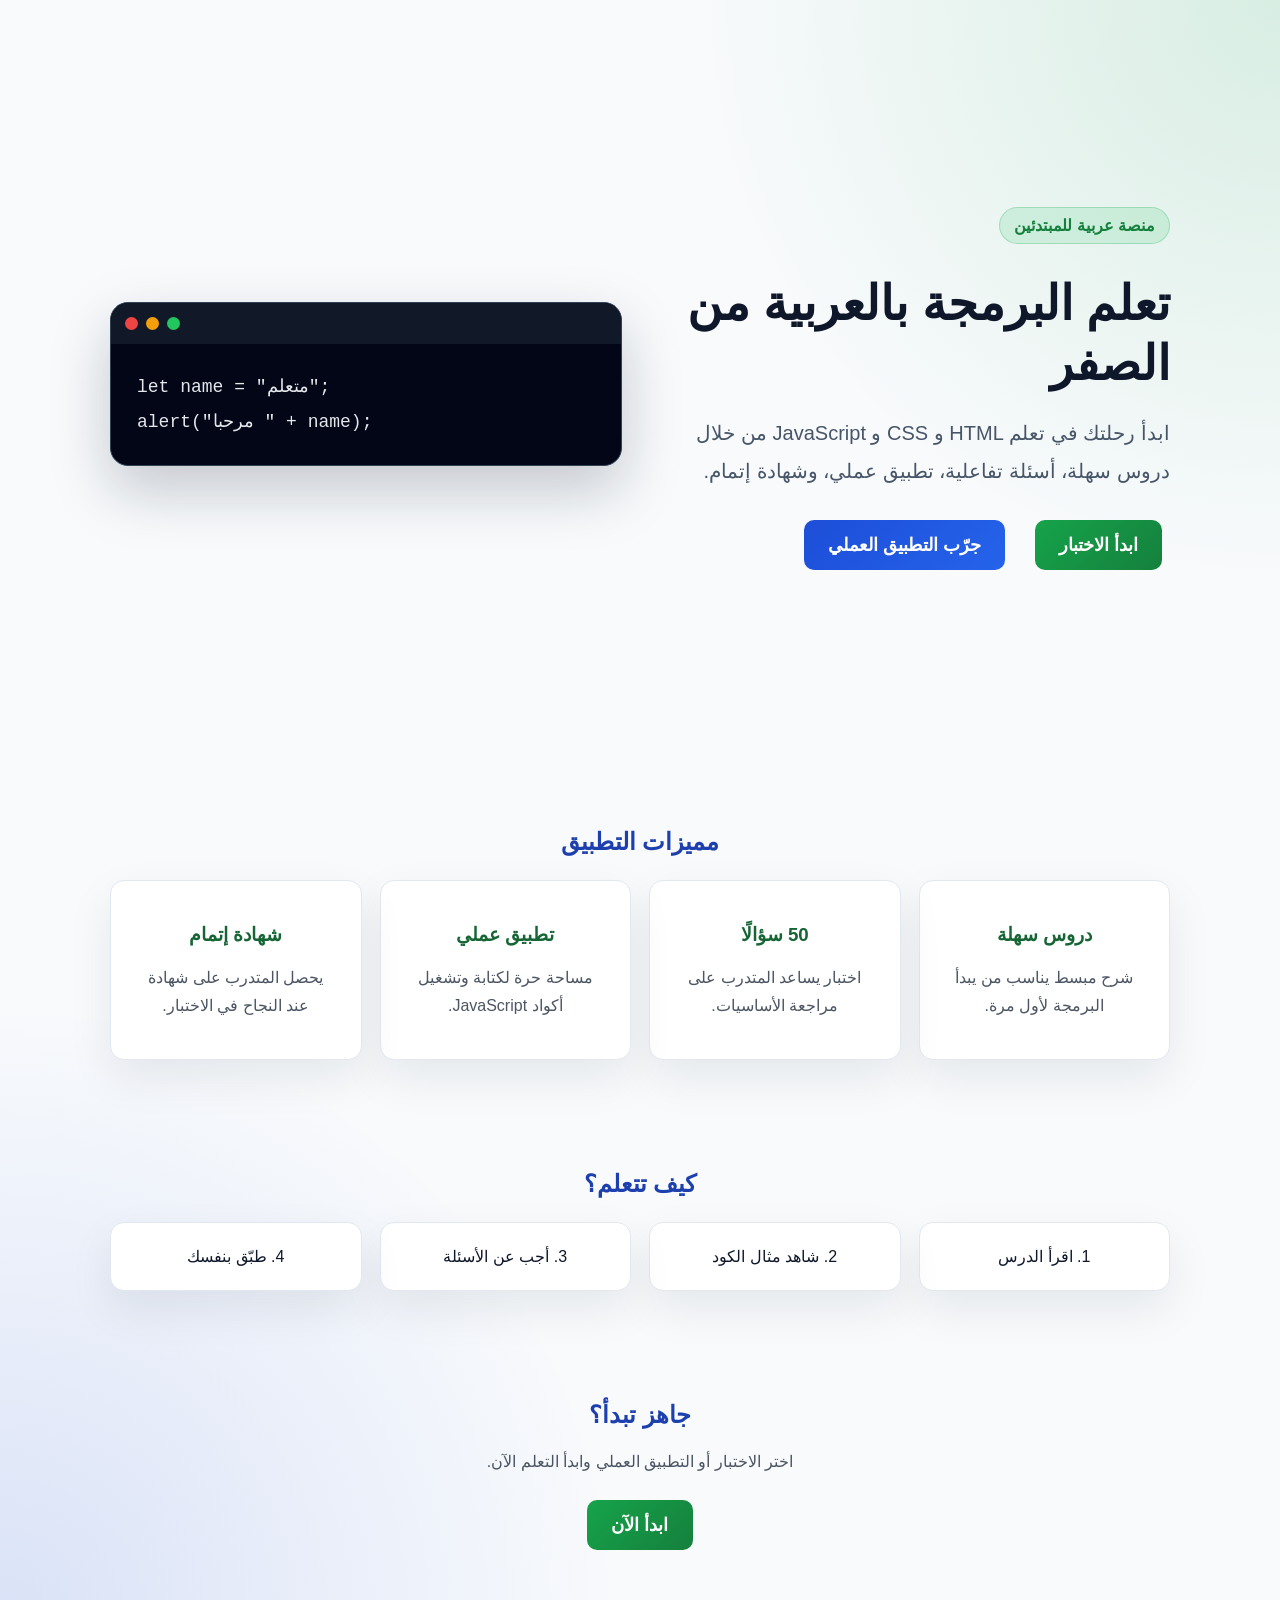
<file: index.html>
<!DOCTYPE html>
<html lang="ar" dir="rtl">
<head>
  <meta charset="UTF-8">
  <meta name="viewport" content="width=device-width, initial-scale=1.0">
  <title>تعلم البرمجة بالعربية</title>
  <link rel="stylesheet" href="style.css">
</head>
<body>
  <main class="website">
    <section class="hero">
      <div class="hero-content">
        <p class="badge">منصة عربية للمبتدئين</p>
        <h1>تعلم البرمجة بالعربية من الصفر</h1>
        <p class="hero-text">
          ابدأ رحلتك في تعلم HTML و CSS و JavaScript من خلال دروس سهلة،
          أسئلة تفاعلية، تطبيق عملي، وشهادة إتمام.
        </p>

        <div class="hero-actions">
          <a class="start-link" href="app.html">ابدأ الاختبار</a>
          <a class="practice-link" href="app.html#practiceLab">جرّب التطبيق العملي</a>
        </div>
      </div>

      <div class="code-preview">
        <div class="code-header">
          <span></span><span></span><span></span>
        </div>
        <pre><code>let name = "متعلم";
alert("مرحبا " + name);</code></pre>
      </div>
    </section>

    <section class="features">
      <h2>مميزات التطبيق</h2>
      <div class="features-grid">
        <div class="feature-card"><h3>دروس سهلة</h3><p>شرح مبسط يناسب من يبدأ البرمجة لأول مرة.</p></div>
        <div class="feature-card"><h3>50 سؤالًا</h3><p>اختبار يساعد المتدرب على مراجعة الأساسيات.</p></div>
        <div class="feature-card"><h3>تطبيق عملي</h3><p>مساحة حرة لكتابة وتشغيل أكواد JavaScript.</p></div>
        <div class="feature-card"><h3>شهادة إتمام</h3><p>يحصل المتدرب على شهادة عند النجاح في الاختبار.</p></div>
      </div>
    </section>

    <section class="steps">
      <h2>كيف تتعلم؟</h2>
      <div class="steps-list">
        <div>1. اقرأ الدرس</div>
        <div>2. شاهد مثال الكود</div>
        <div>3. أجب عن الأسئلة</div>
        <div>4. طبّق بنفسك</div>
      </div>
    </section>

    <section class="cta">
      <h2>جاهز تبدأ؟</h2>
      <p>اختر الاختبار أو التطبيق العملي وابدأ التعلم الآن.</p>
      <a class="start-link" href="app.html">ابدأ الآن</a>
    </section>
  </main>
</body>
</html>
</file>
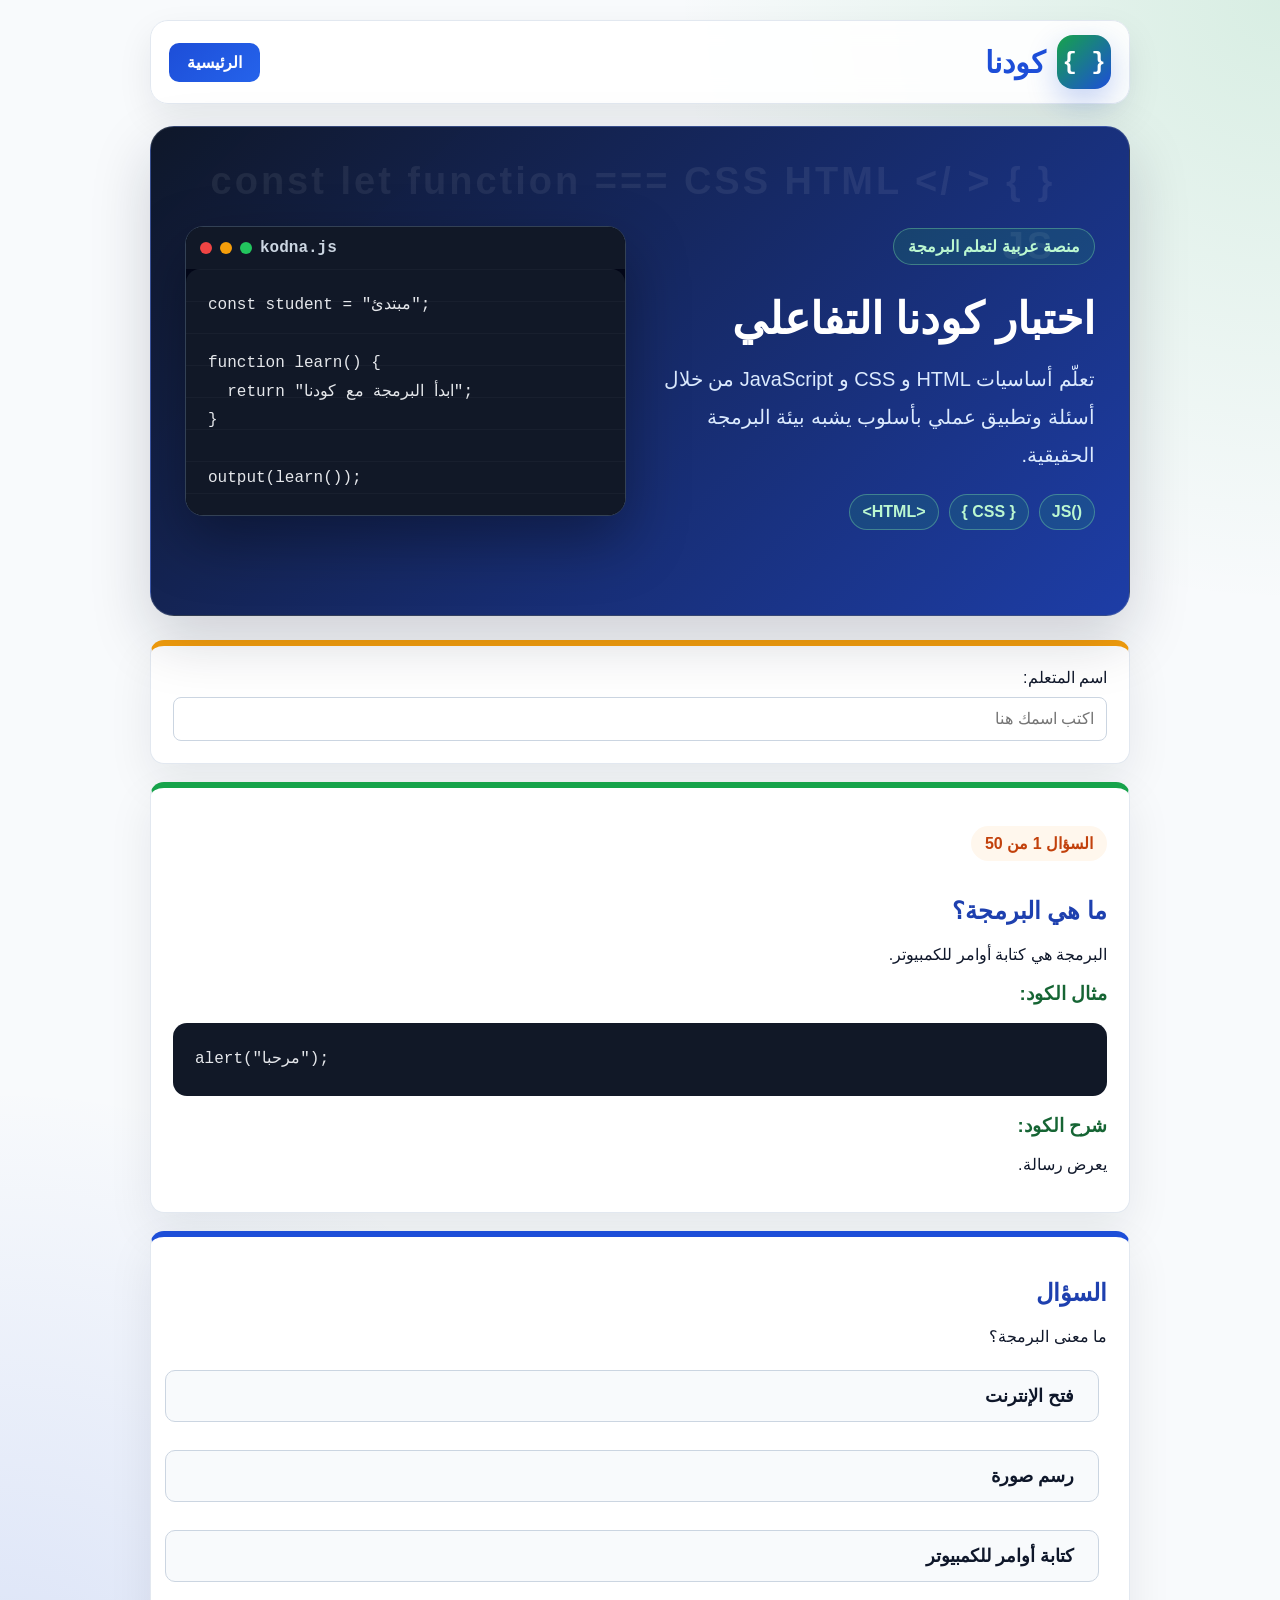
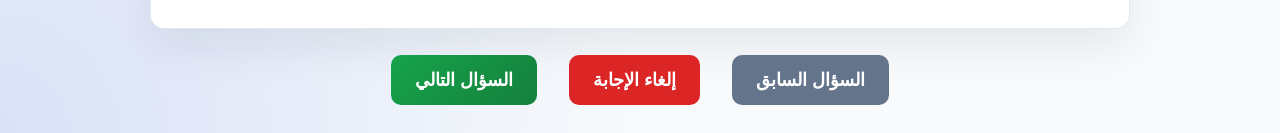
<file: app.html>
<!DOCTYPE html>
<html lang="ar" dir="rtl">
<head>
  <meta charset="UTF-8">
  <meta name="viewport" content="width=device-width, initial-scale=1.0">
  <title>كودنا | الاختبار التفاعلي</title>
  <link rel="stylesheet" href="style.css">
</head>
<body>
  <main class="app">
    <header class="app-header app-topbar">
      <a class="brand" href="index.html">
        <span class="brand-logo">{ }</span>
        <span class="brand-text">كودنا</span>
      </a>

      <a class="topbar-link" href="index.html">الرئيسية</a>
    </header>

    <section class="app-hero code-identity-hero">
      <div class="code-hero-content">
        <p class="badge">منصة عربية لتعلم البرمجة</p>
        <h1>اختبار كودنا التفاعلي</h1>
        <p class="intro">
          تعلّم أساسيات HTML و CSS و JavaScript من خلال أسئلة وتطبيق عملي
          بأسلوب يشبه بيئة البرمجة الحقيقية.
        </p>

        <div class="tech-tags">
          <span>&lt;HTML&gt;</span>
          <span>{ CSS }</span>
          <span>JS()</span>
        </div>
      </div>

      <div class="terminal-card">
        <div class="terminal-header">
          <span></span>
          <span></span>
          <span></span>
          <strong>kodna.js</strong>
        </div>

        <pre><code>const student = "مبتدئ";

function learn() {
  return "ابدأ البرمجة مع كودنا";
}

output(learn());</code></pre>
      </div>
    </section>

    <section class="card" id="nameBox">
      <label for="studentName">اسم المتعلم:</label>
      <input id="studentName" type="text" placeholder="اكتب اسمك هنا">
    </section>

    <section class="card" id="lessonBox">
      <p class="progress" id="progressText"></p>
      <h2 id="lessonTitle"></h2>
      <p id="lessonText"></p>

      <h3>مثال الكود:</h3>
      <pre><code id="lessonCode"></code></pre>

      <h3>شرح الكود:</h3>
      <p id="codeExplain"></p>
    </section>

    <section class="card" id="quizBox">
      <h2>السؤال</h2>
      <p id="question"></p>
      <div id="answers"></div>
      <p id="result"></p>
    </section>

    <div class="quiz-buttons">
      <button id="prevButton">السؤال السابق</button>
      <button id="clearAnswerButton">إلغاء الإجابة</button>
      <button id="nextButton">السؤال التالي</button>
    </div>

    <section class="card final-result" id="finalResult">
      <h2>النتيجة النهائية</h2>
      <p>اسم المتعلم: <strong id="finalName"></strong></p>
      <p>الإجابات الصحيحة: <strong id="finalScore"></strong></p>
      <p>النسبة: <strong id="finalPercent"></strong></p>
      <p id="finalMessage"></p>

      <button id="restartButton">إعادة الاختبار</button>
      <a class="home-link" href="index.html">العودة إلى الصفحة الرئيسية</a>
    </section>

    <section class="card practice-lab" id="practiceLab">
      <h2>منطقة التطبيق العملي</h2>
      <p>جرّب كتابة كود JavaScript هنا وشغّله بنفسك.</p>

      <textarea id="codeEditor" placeholder='مثال: output("مرحبا");'></textarea>
      <button id="runCodeButton">تشغيل الكود</button>
      <pre id="codeOutput">النتيجة ستظهر هنا</pre>
    </section>

    <section class="certificate-section" id="certificateSection">
      <div class="certificate">
        <div class="certificate-border">
          <p class="certificate-small">منصة كودنا</p>
          <h2>شهادة إتمام</h2>
          <p class="certificate-text">تشهد منصة كودنا بأن المتعلم</p>
          <h3 id="certificateName">اسم المتعلم</h3>
          <p class="certificate-text">قد أتم دورة أساسيات البرمجة للمبتدئين بنجاح</p>

          <div class="certificate-info">
            <p>النتيجة: <span id="certificateScore"></span></p>
            <p>التاريخ: <span id="certificateDate"></span></p>
          </div>

          <p class="signature">إدارة كودنا</p>
        </div>
      </div>

      <button id="printButton">طباعة الشهادة</button>
      <a class="home-link" href="index.html">العودة إلى الصفحة الرئيسية</a>
    </section>
  </main>

  <script src="script.js"></script>
</body>
</html>
</file>
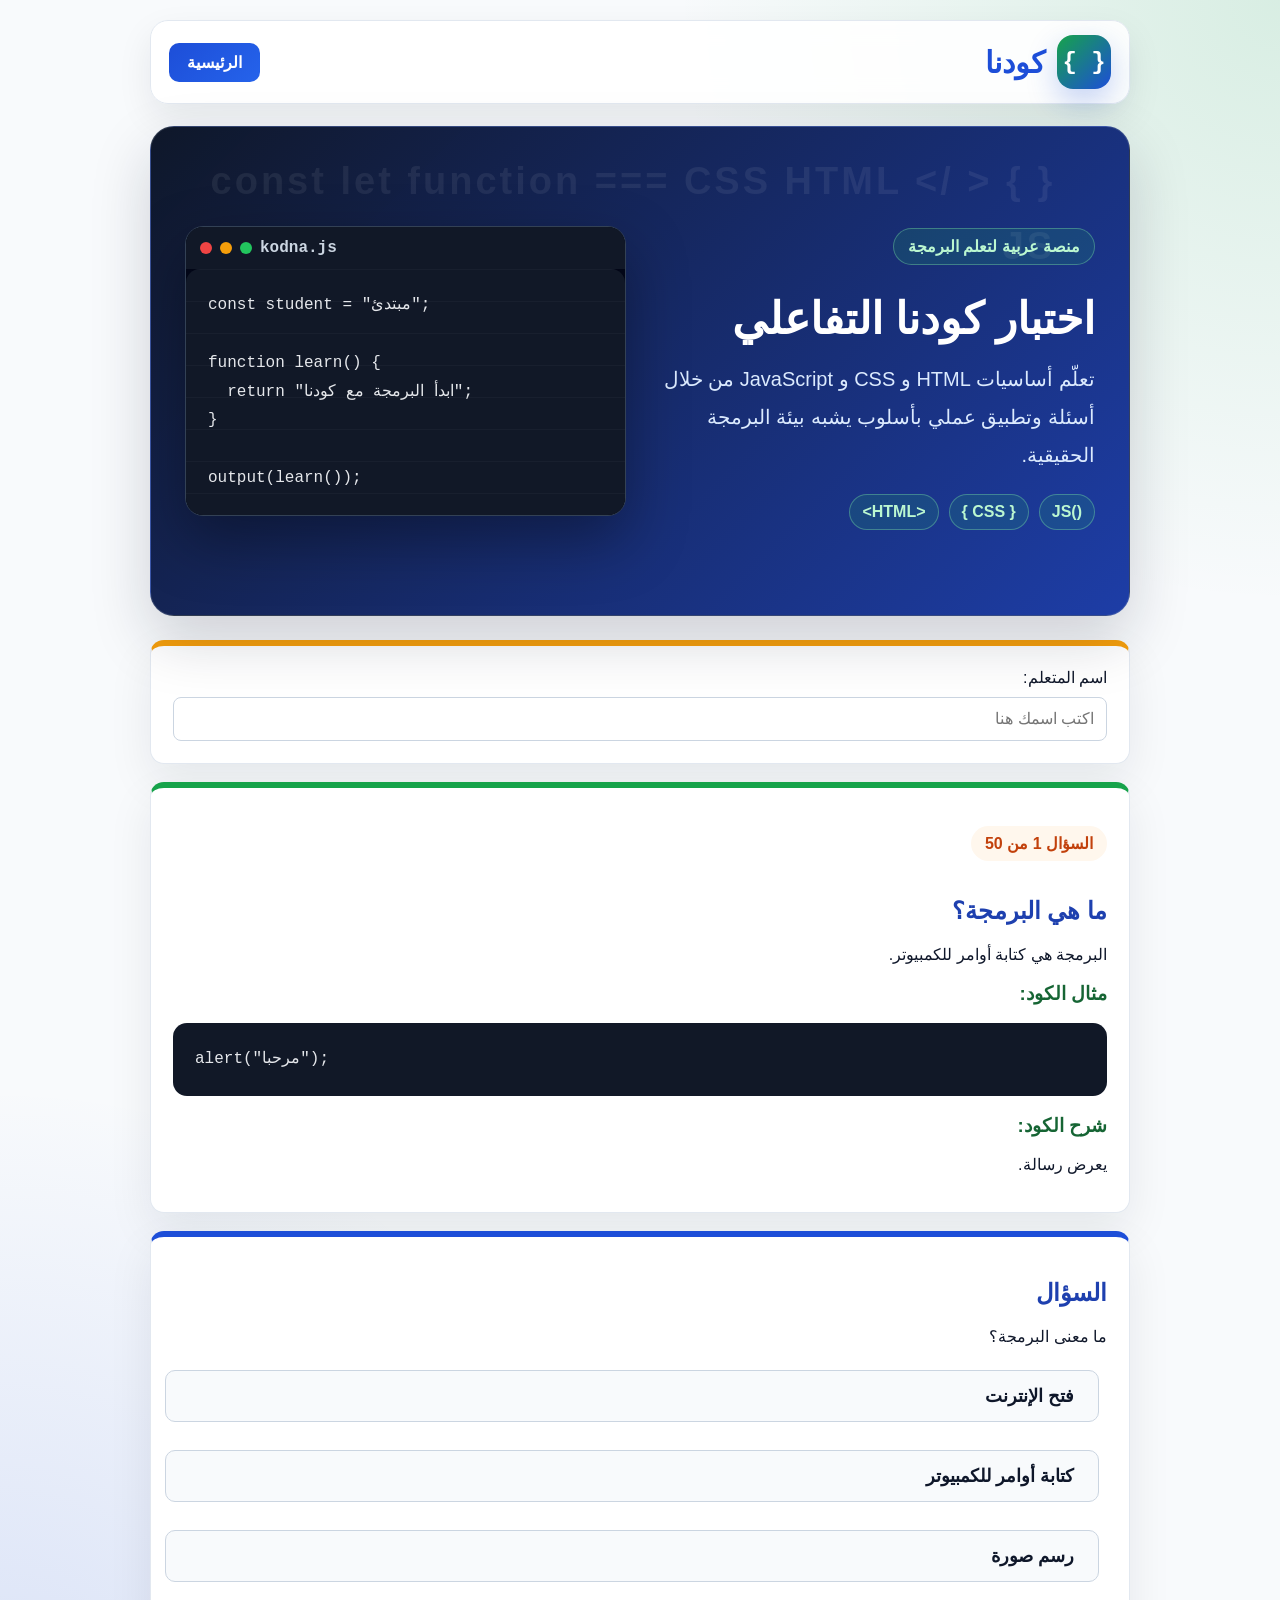
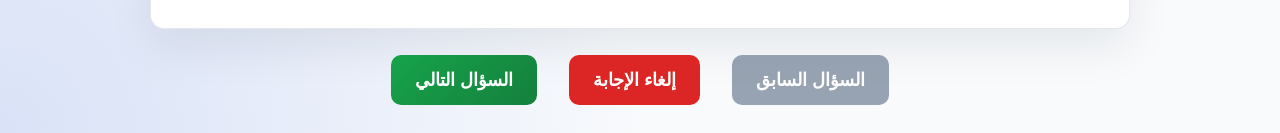
<file: www/app.html>
<!DOCTYPE html>
<html lang="ar" dir="rtl">
<head>
  <meta charset="UTF-8">
  <meta name="viewport" content="width=device-width, initial-scale=1.0">
  <title>كودنا | الاختبار التفاعلي</title>
  <link rel="stylesheet" href="style.css">
</head>
<body>
  <main class="app">
    <header class="app-header app-topbar">
      <a class="brand" href="index.html">
        <span class="brand-logo">{ }</span>
        <span class="brand-text">كودنا</span>
      </a>

      <a class="topbar-link" href="index.html">الرئيسية</a>
    </header>

    <section class="app-hero code-identity-hero">
      <div class="code-hero-content">
        <p class="badge">منصة عربية لتعلم البرمجة</p>
        <h1>اختبار كودنا التفاعلي</h1>
        <p class="intro">
          تعلّم أساسيات HTML و CSS و JavaScript من خلال أسئلة وتطبيق عملي
          بأسلوب يشبه بيئة البرمجة الحقيقية.
        </p>

        <div class="tech-tags" dir="ltr">
          <span>&lt;HTML&gt;</span>
          <span>{ CSS }</span>
          <span>JS()</span>
        </div>
      </div>

      <div class="terminal-card">
        <div class="terminal-header">
          <span></span>
          <span></span>
          <span></span>
          <strong>kodna.js</strong>
        </div>

        <pre><code>const student = "مبتدئ";

function learn() {
  return "ابدأ البرمجة مع كودنا";
}

output(learn());</code></pre>
      </div>
    </section>

    <section class="card" id="nameBox">
      <label for="studentName">اسم المتعلم:</label>
      <input id="studentName" type="text" placeholder="اكتب اسمك هنا">
    </section>

    <section class="card" id="lessonBox">
      <p class="progress" id="progressText"></p>
      <h2 id="lessonTitle"></h2>
      <p id="lessonText"></p>

      <h3>مثال الكود:</h3>
      <pre><code id="lessonCode"></code></pre>

      <h3>شرح الكود:</h3>
      <p id="codeExplain"></p>
    </section>

    <section class="card" id="quizBox">
      <h2>السؤال</h2>
      <p id="question"></p>
      <div id="answers"></div>
      <p id="result"></p>
    </section>

    <div class="quiz-buttons">
      <button id="prevButton">السؤال السابق</button>
      <button id="clearAnswerButton">إلغاء الإجابة</button>
      <button id="nextButton">السؤال التالي</button>
    </div>

    <section class="card final-result" id="finalResult">
      <h2>النتيجة النهائية</h2>
      <p>اسم المتعلم: <strong id="finalName"></strong></p>
      <p>الإجابات الصحيحة: <strong id="finalScore"></strong></p>
      <p>النسبة: <strong id="finalPercent"></strong></p>
      <p id="finalMessage"></p>

      <button id="restartButton">إعادة الاختبار</button>
      <a class="home-link" href="index.html">العودة إلى الصفحة الرئيسية</a>
    </section>

    <section class="card practice-lab" id="practiceLab">
      <h2>منطقة التطبيق العملي</h2>
      <p>جرّب كتابة كود JavaScript هنا وشغّله بنفسك.</p>

      <textarea id="codeEditor" placeholder='مثال: output("مرحبا");'></textarea>
      <button id="runCodeButton">تشغيل الكود</button>
      <pre id="codeOutput">النتيجة ستظهر هنا</pre>
    </section>

    <section class="certificate-section" id="certificateSection">
      <div class="certificate">
        <div class="certificate-border">
          <p class="certificate-small">منصة كودنا</p>
          <h2>شهادة إتمام</h2>
          <p class="certificate-text">تشهد منصة كودنا بأن المتعلم</p>
          <h3 id="certificateName">اسم المتعلم</h3>
          <p class="certificate-text">قد أتم دورة أساسيات البرمجة للمبتدئين بنجاح</p>

          <div class="certificate-info">
            <p>النتيجة: <span id="certificateScore"></span></p>
            <p>التاريخ: <span id="certificateDate"></span></p>
          </div>

          <p class="signature">إدارة كودنا</p>
        </div>
      </div>

      <button id="printButton">طباعة الشهادة</button>
      <a class="home-link" href="index.html">العودة إلى الصفحة الرئيسية</a>
    </section>
  </main>

  <script src="script.js"></script>
</body>
</html>
</file>
<file: style.css>
body {
  margin: 0;
  font-family: Arial, sans-serif;
  background:
    radial-gradient(circle at top right, rgba(22, 163, 74, 0.14), transparent 28%),
    radial-gradient(circle at bottom left, rgba(29, 78, 216, 0.14), transparent 30%),
    #f8fafc;
  color: #0f172a;
  min-height: 100vh;
}

.website,
.app {
  max-width: 1100px;
  margin: 0 auto;
  padding: 20px;
}

.app {
  max-width: 980px;
}

.app-header {
  display: flex;
  justify-content: center;
  padding: 18px 0 8px;
}

.app-topbar {
  display: flex;
  justify-content: space-between;
  align-items: center;
  background: rgba(255, 255, 255, 0.9);
  border: 1px solid #e2e8f0;
  border-radius: 18px;
  padding: 14px 18px;
  margin-bottom: 22px;
  box-shadow: 0 14px 35px rgba(15, 23, 42, 0.08);
  backdrop-filter: blur(12px);
}

.brand {
  display: inline-flex;
  align-items: center;
  gap: 12px;
  color: #0f172a;
  text-decoration: none;
  font-weight: bold;
}

.brand-logo {
  width: 54px;
  height: 54px;
  display: inline-flex;
  align-items: center;
  justify-content: center;
  background: linear-gradient(135deg, #16a34a, #1d4ed8);
  color: white;
  border-radius: 16px;
  font-size: 24px;
  font-family: Consolas, monospace;
  box-shadow: 0 12px 30px rgba(29, 78, 216, 0.25);
}

.brand-text {
  font-size: 30px;
  color: #1d4ed8;
}

.topbar-link,
.home-link {
  color: white;
  background: linear-gradient(135deg, #1d4ed8, #2563eb);
  text-decoration: none;
  padding: 10px 18px;
  border-radius: 10px;
  font-weight: bold;
}

/* الصفحة الرئيسية */
.website .app-header {
  justify-content: center;
  margin-bottom: 25px;
}

.hero {
  min-height: 72vh;
  display: grid;
  grid-template-columns: 1fr 1fr;
  gap: 36px;
  align-items: center;
  padding: 40px 20px 55px;
}

.hero-content {
  text-align: right;
}

.badge {
  display: inline-block;
  background-color: rgba(34, 197, 94, 0.14);
  color: #15803d;
  border: 1px solid rgba(22, 163, 74, 0.25);
  padding: 8px 14px;
  border-radius: 999px;
  font-weight: bold;
  margin-bottom: 16px;
}

.hero h1 {
  color: #0f172a;
  font-size: 48px;
  line-height: 1.25;
  margin: 14px 0;
}

.hero-text {
  font-size: 20px;
  line-height: 1.9;
  color: #475569;
}

.hero-actions {
  display: flex;
  gap: 14px;
  flex-wrap: wrap;
  justify-content: flex-start;
  margin-top: 22px;
}

.start-link,
.practice-link,
.home-link,
button {
  display: inline-block;
  color: white;
  text-decoration: none;
  padding: 14px 24px;
  margin: 8px;
  border-radius: 10px;
  font-size: 18px;
  font-weight: bold;
  border: none;
  cursor: pointer;
}

.start-link,
button {
  background: linear-gradient(135deg, #16a34a, #15803d);
}

.practice-link,
.home-link {
  background: linear-gradient(135deg, #1d4ed8, #2563eb);
}

.code-preview {
  direction: ltr;
  text-align: left;
  background-color: #020617;
  color: #e5e7eb;
  border-radius: 18px;
  overflow: hidden;
  border: 1px solid #334155;
  box-shadow: 0 24px 60px rgba(15, 23, 42, 0.22);
}

.code-preview pre {
  margin: 0;
  padding: 26px;
  font-size: 18px;
  line-height: 1.9;
  font-family: Consolas, monospace;
  white-space: pre-wrap;
  direction: ltr;
  unicode-bidi: isolate;
}

.code-header {
  display: flex;
  gap: 8px;
  padding: 14px;
  background-color: #111827;
}

.code-header span {
  width: 13px;
  height: 13px;
  border-radius: 50%;
  background-color: #ef4444;
}

.code-header span:nth-child(2) {
  background-color: #f59e0b;
}

.code-header span:nth-child(3) {
  background-color: #22c55e;
}

.features,
.steps,
.cta {
  padding: 45px 20px;
  text-align: center;
}

.features h2,
.steps h2,
.cta h2 {
  color: #1e40af;
}

.features-grid,
.steps-list {
  display: grid;
  grid-template-columns: repeat(4, 1fr);
  gap: 18px;
  margin-top: 24px;
}

.feature-card,
.steps-list div {
  background-color: white;
  padding: 24px;
  border-radius: 14px;
  border: 1px solid #e2e8f0;
  box-shadow: 0 18px 45px rgba(15, 23, 42, 0.08);
}

.feature-card h3 {
  color: #166534;
}

.feature-card p,
.cta p {
  color: #4b5563;
  line-height: 1.7;
}

/* صفحة التطبيق */
.code-identity-hero {
  position: relative;
  overflow: hidden;
  display: grid;
  grid-template-columns: 1fr 1fr;
  gap: 28px;
  align-items: center;
  margin-bottom: 24px;
  padding: 34px;
  min-height: 420px;
  border-radius: 24px;
  background:
    linear-gradient(135deg, rgba(15, 23, 42, 0.97), rgba(30, 64, 175, 0.94)),
    #0f172a;
  color: white;
  border: 1px solid rgba(148, 163, 184, 0.25);
  box-shadow: 0 24px 60px rgba(15, 23, 42, 0.18);
}

.code-identity-hero::before {
  content: "{ }  < />  const  let  function  ===  CSS  HTML  JS";
  position: absolute;
  left: 24px;
  top: 22px;
  max-width: 90%;
  color: rgba(255, 255, 255, 0.07);
  font-size: 38px;
  font-weight: bold;
  letter-spacing: 3px;
  line-height: 1.7;
  pointer-events: none;
}

.code-hero-content {
  position: relative;
  z-index: 1;
  text-align: right;
}

.code-identity-hero .badge {
  color: #bbf7d0;
  border: 1px solid rgba(134, 239, 172, 0.35);
}

.code-identity-hero h1 {
  color: white;
  font-size: 44px;
  line-height: 1.25;
  margin: 10px 0 14px;
}

.code-identity-hero .intro {
  color: #dbeafe;
  font-size: 20px;
  line-height: 1.9;
  margin: 0;
  text-align: right;
}

.tech-tags {
  display: flex;
  gap: 10px;
  flex-wrap: wrap;
  margin-top: 20px;
  justify-content: flex-end;
  direction: ltr;
}

.tech-tags span {
  background: rgba(34, 197, 94, 0.14);
  border: 1px solid rgba(134, 239, 172, 0.35);
  color: #bbf7d0;
  padding: 8px 12px;
  border-radius: 999px;
  font-weight: bold;
  direction: ltr;
  unicode-bidi: isolate;
}

.terminal-card {
  position: relative;
  z-index: 1;
  background: #020617;
  border: 1px solid #334155;
  border-radius: 18px;
  overflow: hidden;
  box-shadow: 0 24px 60px rgba(0, 0, 0, 0.35);
  direction: ltr;
  align-self: center;
}

.terminal-header {
  display: flex;
  align-items: center;
  gap: 8px;
  background: #111827;
  padding: 12px 14px;
  color: #cbd5e1;
  font-family: Consolas, monospace;
}

.terminal-header span {
  width: 12px;
  height: 12px;
  border-radius: 50%;
}

.terminal-header span:nth-child(1) {
  background: #ef4444;
}

.terminal-header span:nth-child(2) {
  background: #f59e0b;
}

.terminal-header span:nth-child(3) {
  background: #22c55e;
}

.terminal-card pre {
  margin: 0;
  padding: 24px;
  color: #86efac;
  background:
    linear-gradient(rgba(255,255,255,0.03) 1px, transparent 1px),
    #020617;
  background-size: 100% 32px;
  font-family: Consolas, monospace;
  line-height: 1.9;
  white-space: pre-wrap;
}

.card {
  margin: 18px 0;
  background-color: white;
  padding: 22px;
  border-radius: 14px;
  border: 1px solid #e2e8f0;
  box-shadow: 0 18px 45px rgba(15, 23, 42, 0.08);
}

#nameBox {
  border-top: 6px solid #f59e0b;
}

#lessonBox {
  border-top: 6px solid #16a34a;
}

#quizBox {
  border-top: 6px solid #1d4ed8;
}

.practice-lab {
  border-top: 6px solid #7c3aed;
}

.card h2 {
  color: #1e40af;
}

.card h3 {
  color: #166534;
}

.progress {
  display: inline-block;
  background: #fff7ed;
  color: #c2410c;
  padding: 8px 14px;
  border-radius: 999px;
  font-weight: bold;
}

input,
textarea {
  width: 100%;
  margin-top: 10px;
  padding: 12px;
  border: 1px solid #cbd5e1;
  border-radius: 8px;
  font-size: 16px;
  box-sizing: border-box;
}

textarea {
  min-height: 170px;
  direction: ltr;
  text-align: left;
  font-family: Consolas, monospace;
}

.app pre {
  direction: ltr;
  text-align: left;
  background-color: #111827;
  color: #e5e7eb;
  border-radius: 14px;
  overflow-x: auto;
  margin: 0;
  padding: 22px;
  font-size: 16px;
  line-height: 1.8;
}

#answers {
  display: grid;
  gap: 12px;
}

#answers button {
  width: 100%;
  text-align: right;
  background: #f8fafc;
  color: #0f172a;
  border: 1px solid #cbd5e1;
}

#answers button:hover {
  background: #ecfdf5;
  border-color: #16a34a;
}

#answers button.answer-selected {
  color: white;
  border-color: transparent;
  background: linear-gradient(135deg, #1d4ed8, #16a34a);
}

.quiz-buttons {
  display: flex;
  gap: 16px;
  flex-wrap: wrap;
  justify-content: center;
}

#prevButton {
  background: #64748b;
}

#clearAnswerButton {
  background: #dc2626;
}

button:disabled {
  opacity: 0.65;
  cursor: not-allowed;
}

#result {
  font-weight: bold;
  color: #1d4ed8;
}

.final-result,
.practice-lab,
.certificate-section {
  display: none;
}

.final-result,
.certificate-section {
  text-align: center;
}

#finalMessage {
  font-size: 20px;
  font-weight: bold;
  color: #166534;
}

#codeOutput {
  background-color: #eef2ff;
  color: #1f2937;
  min-height: 55px;
}

.certificate {
  max-width: 850px;
  margin: 20px auto;
  padding: 18px;
  border-radius: 18px;
  background: linear-gradient(135deg, #fef3c7, #dbeafe, #dcfce7);
  box-shadow: 0 18px 45px rgba(0,0,0,0.14);
}

.certificate-border {
  padding: 45px 30px;
  border: 6px double #c89b2c;
  border-radius: 14px;
  background: white;
}

.certificate-small,
.signature {
  color: #92400e;
  font-weight: bold;
}

.certificate h2 {
  color: #1d4ed8;
  font-size: 42px;
}

#certificateName {
  margin: 20px auto;
  padding: 12px 20px;
  max-width: 520px;
  color: #166534;
  font-size: 34px;
  border-bottom: 3px solid #c89b2c;
}

.certificate-info {
  display: flex;
  justify-content: center;
  gap: 28px;
  flex-wrap: wrap;
  margin-top: 25px;
  font-weight: bold;
}

@media (max-width: 850px) {
  .app-topbar {
    flex-direction: column;
    gap: 12px;
  }

  .hero {
    grid-template-columns: 1fr;
    text-align: center;
  }

  .hero-content {
    text-align: center;
  }

  .hero-actions {
    justify-content: center;
  }

  .hero h1,
  .code-identity-hero h1 {
    font-size: 34px;
  }

  .features-grid,
  .steps-list {
    grid-template-columns: 1fr;
  }

  .code-identity-hero {
    grid-template-columns: 1fr;
    min-height: auto;
    padding: 24px;
    text-align: center;
  }

  .code-hero-content,
  .code-identity-hero .intro {
    text-align: center;
  }

  .tech-tags,
  .quiz-buttons {
    justify-content: center;
  }
}

@media print {
  body * {
    visibility: hidden;
  }

  .certificate-section,
  .certificate-section * {
    visibility: visible;
  }

  .certificate-section {
    display: block;
  }

  .certificate-section button,
  .certificate-section .home-link {
    display: none;
  }

  .certificate {
    box-shadow: none;
  }
}
</file>
<file: www/style.css>
body {
  margin: 0;
  font-family: Arial, sans-serif;
  background:
    radial-gradient(circle at top right, rgba(22, 163, 74, 0.14), transparent 28%),
    radial-gradient(circle at bottom left, rgba(29, 78, 216, 0.14), transparent 30%),
    #f8fafc;
  color: #0f172a;
  min-height: 100vh;
}

.website,
.app {
  max-width: 1100px;
  margin: 0 auto;
  padding: 20px;
}

.app {
  max-width: 980px;
}

.app-header {
  display: flex;
  justify-content: center;
  padding: 18px 0 8px;
}

.app-topbar {
  display: flex;
  justify-content: space-between;
  align-items: center;
  background: rgba(255, 255, 255, 0.9);
  border: 1px solid #e2e8f0;
  border-radius: 18px;
  padding: 14px 18px;
  margin-bottom: 22px;
  box-shadow: 0 14px 35px rgba(15, 23, 42, 0.08);
  backdrop-filter: blur(12px);
}

.brand {
  display: inline-flex;
  align-items: center;
  gap: 12px;
  color: #0f172a;
  text-decoration: none;
  font-weight: bold;
}

.brand-logo {
  width: 54px;
  height: 54px;
  display: inline-flex;
  align-items: center;
  justify-content: center;
  background: linear-gradient(135deg, #16a34a, #1d4ed8);
  color: white;
  border-radius: 16px;
  font-size: 24px;
  font-family: Consolas, monospace;
  box-shadow: 0 12px 30px rgba(29, 78, 216, 0.25);
}

.brand-text {
  font-size: 30px;
  color: #1d4ed8;
}

.topbar-link,
.home-link {
  color: white;
  background: linear-gradient(135deg, #1d4ed8, #2563eb);
  text-decoration: none;
  padding: 10px 18px;
  border-radius: 10px;
  font-weight: bold;
}

/* الصفحة الرئيسية */
.website .app-header {
  justify-content: center;
  margin-bottom: 25px;
}

.hero {
  min-height: 72vh;
  display: grid;
  grid-template-columns: 1fr 1fr;
  gap: 36px;
  align-items: center;
  padding: 40px 20px 55px;
}

.hero-content {
  text-align: right;
}

.badge {
  display: inline-block;
  background-color: rgba(34, 197, 94, 0.14);
  color: #15803d;
  border: 1px solid rgba(22, 163, 74, 0.25);
  padding: 8px 14px;
  border-radius: 999px;
  font-weight: bold;
  margin-bottom: 16px;
}

.hero h1 {
  color: #0f172a;
  font-size: 48px;
  line-height: 1.25;
  margin: 14px 0;
}

.hero-text {
  font-size: 20px;
  line-height: 1.9;
  color: #475569;
}

.hero-actions {
  display: flex;
  gap: 14px;
  flex-wrap: wrap;
  justify-content: flex-start;
  margin-top: 22px;
}

.start-link,
.practice-link,
.home-link,
button {
  display: inline-block;
  color: white;
  text-decoration: none;
  padding: 14px 24px;
  margin: 8px;
  border-radius: 10px;
  font-size: 18px;
  font-weight: bold;
  border: none;
  cursor: pointer;
}

.start-link,
button {
  background: linear-gradient(135deg, #16a34a, #15803d);
}

.practice-link,
.home-link {
  background: linear-gradient(135deg, #1d4ed8, #2563eb);
}

.code-preview {
  direction: ltr;
  text-align: left;
  background-color: #020617;
  color: #e5e7eb;
  border-radius: 18px;
  overflow: hidden;
  border: 1px solid #334155;
  box-shadow: 0 24px 60px rgba(15, 23, 42, 0.22);
}

.code-preview pre {
  margin: 0;
  padding: 26px;
  font-size: 18px;
  line-height: 1.9;
  font-family: Consolas, monospace;
  white-space: pre-wrap;
  direction: ltr;
  unicode-bidi: isolate;
}

.code-header {
  display: flex;
  gap: 8px;
  padding: 14px;
  background-color: #111827;
}

.code-header span {
  width: 13px;
  height: 13px;
  border-radius: 50%;
  background-color: #ef4444;
}

.code-header span:nth-child(2) {
  background-color: #f59e0b;
}

.code-header span:nth-child(3) {
  background-color: #22c55e;
}

.features,
.steps,
.cta {
  padding: 45px 20px;
  text-align: center;
}

.features h2,
.steps h2,
.cta h2 {
  color: #1e40af;
}

.features-grid,
.steps-list {
  display: grid;
  grid-template-columns: repeat(4, 1fr);
  gap: 18px;
  margin-top: 24px;
}

.feature-card,
.steps-list div {
  background-color: white;
  padding: 24px;
  border-radius: 14px;
  border: 1px solid #e2e8f0;
  box-shadow: 0 18px 45px rgba(15, 23, 42, 0.08);
}

.feature-card h3 {
  color: #166534;
}

.feature-card p,
.cta p {
  color: #4b5563;
  line-height: 1.7;
}

/* صفحة التطبيق */
.code-identity-hero {
  position: relative;
  overflow: hidden;
  display: grid;
  grid-template-columns: 1fr 1fr;
  gap: 28px;
  align-items: center;
  margin-bottom: 24px;
  padding: 34px;
  min-height: 420px;
  border-radius: 24px;
  background:
    linear-gradient(135deg, rgba(15, 23, 42, 0.97), rgba(30, 64, 175, 0.94)),
    #0f172a;
  color: white;
  border: 1px solid rgba(148, 163, 184, 0.25);
  box-shadow: 0 24px 60px rgba(15, 23, 42, 0.18);
}

.code-identity-hero::before {
  content: "{ }  < />  const  let  function  ===  CSS  HTML  JS";
  position: absolute;
  left: 24px;
  top: 22px;
  max-width: 90%;
  color: rgba(255, 255, 255, 0.07);
  font-size: 38px;
  font-weight: bold;
  letter-spacing: 3px;
  line-height: 1.7;
  pointer-events: none;
}

.code-hero-content {
  position: relative;
  z-index: 1;
  text-align: right;
}

.code-identity-hero .badge {
  color: #bbf7d0;
  border: 1px solid rgba(134, 239, 172, 0.35);
}

.code-identity-hero h1 {
  color: white;
  font-size: 44px;
  line-height: 1.25;
  margin: 10px 0 14px;
}

.code-identity-hero .intro {
  color: #dbeafe;
  font-size: 20px;
  line-height: 1.9;
  margin: 0;
  text-align: right;
}

.tech-tags {
  display: flex;
  gap: 10px;
  flex-wrap: wrap;
  margin-top: 20px;
  justify-content: flex-end;
  direction: ltr;
}

.tech-tags span {
  background: rgba(34, 197, 94, 0.14);
  border: 1px solid rgba(134, 239, 172, 0.35);
  color: #bbf7d0;
  padding: 8px 12px;
  border-radius: 999px;
  font-weight: bold;
  direction: ltr;
  unicode-bidi: isolate;
}

.terminal-card {
  position: relative;
  z-index: 1;
  background: #020617;
  border: 1px solid #334155;
  border-radius: 18px;
  overflow: hidden;
  box-shadow: 0 24px 60px rgba(0, 0, 0, 0.35);
  direction: ltr;
  align-self: center;
}

.terminal-header {
  display: flex;
  align-items: center;
  gap: 8px;
  background: #111827;
  padding: 12px 14px;
  color: #cbd5e1;
  font-family: Consolas, monospace;
}

.terminal-header span {
  width: 12px;
  height: 12px;
  border-radius: 50%;
}

.terminal-header span:nth-child(1) {
  background: #ef4444;
}

.terminal-header span:nth-child(2) {
  background: #f59e0b;
}

.terminal-header span:nth-child(3) {
  background: #22c55e;
}

.terminal-card pre {
  margin: 0;
  padding: 24px;
  color: #86efac;
  background:
    linear-gradient(rgba(255,255,255,0.03) 1px, transparent 1px),
    #020617;
  background-size: 100% 32px;
  font-family: Consolas, monospace;
  line-height: 1.9;
  white-space: pre-wrap;
}

.card {
  margin: 18px 0;
  background-color: white;
  padding: 22px;
  border-radius: 14px;
  border: 1px solid #e2e8f0;
  box-shadow: 0 18px 45px rgba(15, 23, 42, 0.08);
}

#nameBox {
  border-top: 6px solid #f59e0b;
}

#lessonBox {
  border-top: 6px solid #16a34a;
}

#quizBox {
  border-top: 6px solid #1d4ed8;
}

.practice-lab {
  border-top: 6px solid #7c3aed;
}

.card h2 {
  color: #1e40af;
}

.card h3 {
  color: #166534;
}

.progress {
  display: inline-block;
  background: #fff7ed;
  color: #c2410c;
  padding: 8px 14px;
  border-radius: 999px;
  font-weight: bold;
}

input,
textarea {
  width: 100%;
  margin-top: 10px;
  padding: 12px;
  border: 1px solid #cbd5e1;
  border-radius: 8px;
  font-size: 16px;
  box-sizing: border-box;
}

textarea {
  min-height: 170px;
  direction: ltr;
  text-align: left;
  font-family: Consolas, monospace;
}

.app pre {
  direction: ltr;
  text-align: left;
  background-color: #111827;
  color: #e5e7eb;
  border-radius: 14px;
  overflow-x: auto;
  margin: 0;
  padding: 22px;
  font-size: 16px;
  line-height: 1.8;
}

#answers {
  display: grid;
  gap: 12px;
}

#answers button {
  width: 100%;
  text-align: right;
  background: #f8fafc;
  color: #0f172a;
  border: 1px solid #cbd5e1;
}

#answers button:hover {
  background: #ecfdf5;
  border-color: #16a34a;
}

#answers button.answer-selected {
  color: white;
  border-color: transparent;
  background: linear-gradient(135deg, #1d4ed8, #16a34a);
}

.quiz-buttons {
  display: flex;
  gap: 16px;
  flex-wrap: wrap;
  justify-content: center;
}

#prevButton {
  background: #64748b;
}

#clearAnswerButton {
  background: #dc2626;
}

button:disabled {
  opacity: 0.65;
  cursor: not-allowed;
}

#result {
  font-weight: bold;
  color: #1d4ed8;
}

.final-result,
.practice-lab,
.certificate-section {
  display: none;
}

.final-result,
.certificate-section {
  text-align: center;
}

#finalMessage {
  font-size: 20px;
  font-weight: bold;
  color: #166534;
}

#codeOutput {
  background-color: #eef2ff;
  color: #1f2937;
  min-height: 55px;
}

.certificate {
  max-width: 850px;
  margin: 20px auto;
  padding: 18px;
  border-radius: 18px;
  background: linear-gradient(135deg, #fef3c7, #dbeafe, #dcfce7);
  box-shadow: 0 18px 45px rgba(0,0,0,0.14);
}

.certificate-border {
  padding: 45px 30px;
  border: 6px double #c89b2c;
  border-radius: 14px;
  background: white;
}

.certificate-small,
.signature {
  color: #92400e;
  font-weight: bold;
}

.certificate h2 {
  color: #1d4ed8;
  font-size: 42px;
}

#certificateName {
  margin: 20px auto;
  padding: 12px 20px;
  max-width: 520px;
  color: #166534;
  font-size: 34px;
  border-bottom: 3px solid #c89b2c;
}

.certificate-info {
  display: flex;
  justify-content: center;
  gap: 28px;
  flex-wrap: wrap;
  margin-top: 25px;
  font-weight: bold;
}

@media (max-width: 850px) {
  .app-topbar {
    flex-direction: column;
    gap: 12px;
  }

  .hero {
    grid-template-columns: 1fr;
    text-align: center;
  }

  .hero-content {
    text-align: center;
  }

  .hero-actions {
    justify-content: center;
  }

  .hero h1,
  .code-identity-hero h1 {
    font-size: 34px;
  }

  .features-grid,
  .steps-list {
    grid-template-columns: 1fr;
  }

  .code-identity-hero {
    grid-template-columns: 1fr;
    min-height: auto;
    padding: 24px;
    text-align: center;
  }

  .code-hero-content,
  .code-identity-hero .intro {
    text-align: center;
  }

  .tech-tags,
  .quiz-buttons {
    justify-content: center;
  }
}

@media print {
  body * {
    visibility: hidden;
  }

  .certificate-section,
  .certificate-section * {
    visibility: visible;
  }

  .certificate-section {
    display: block;
  }

  .certificate-section button,
  .certificate-section .home-link {
    display: none;
  }

  .certificate {
    box-shadow: none;
  }
 }
</file>
